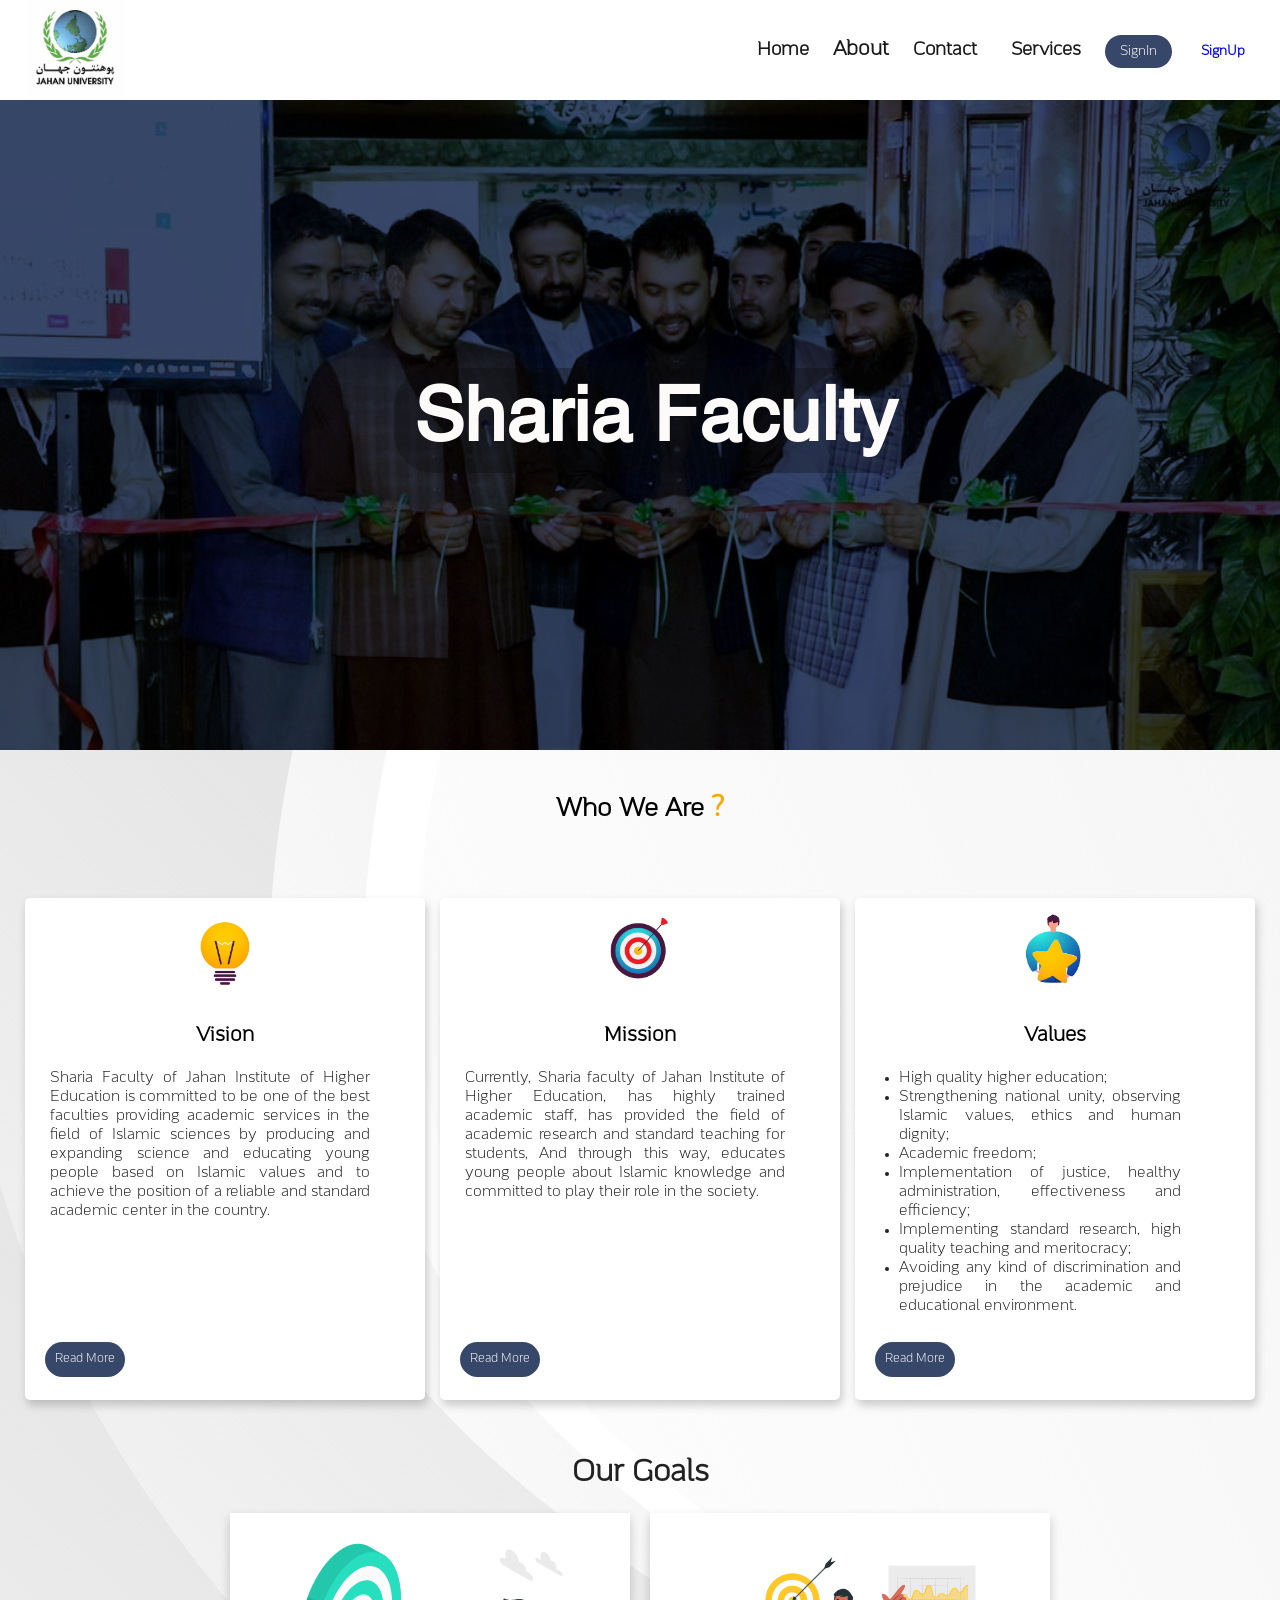
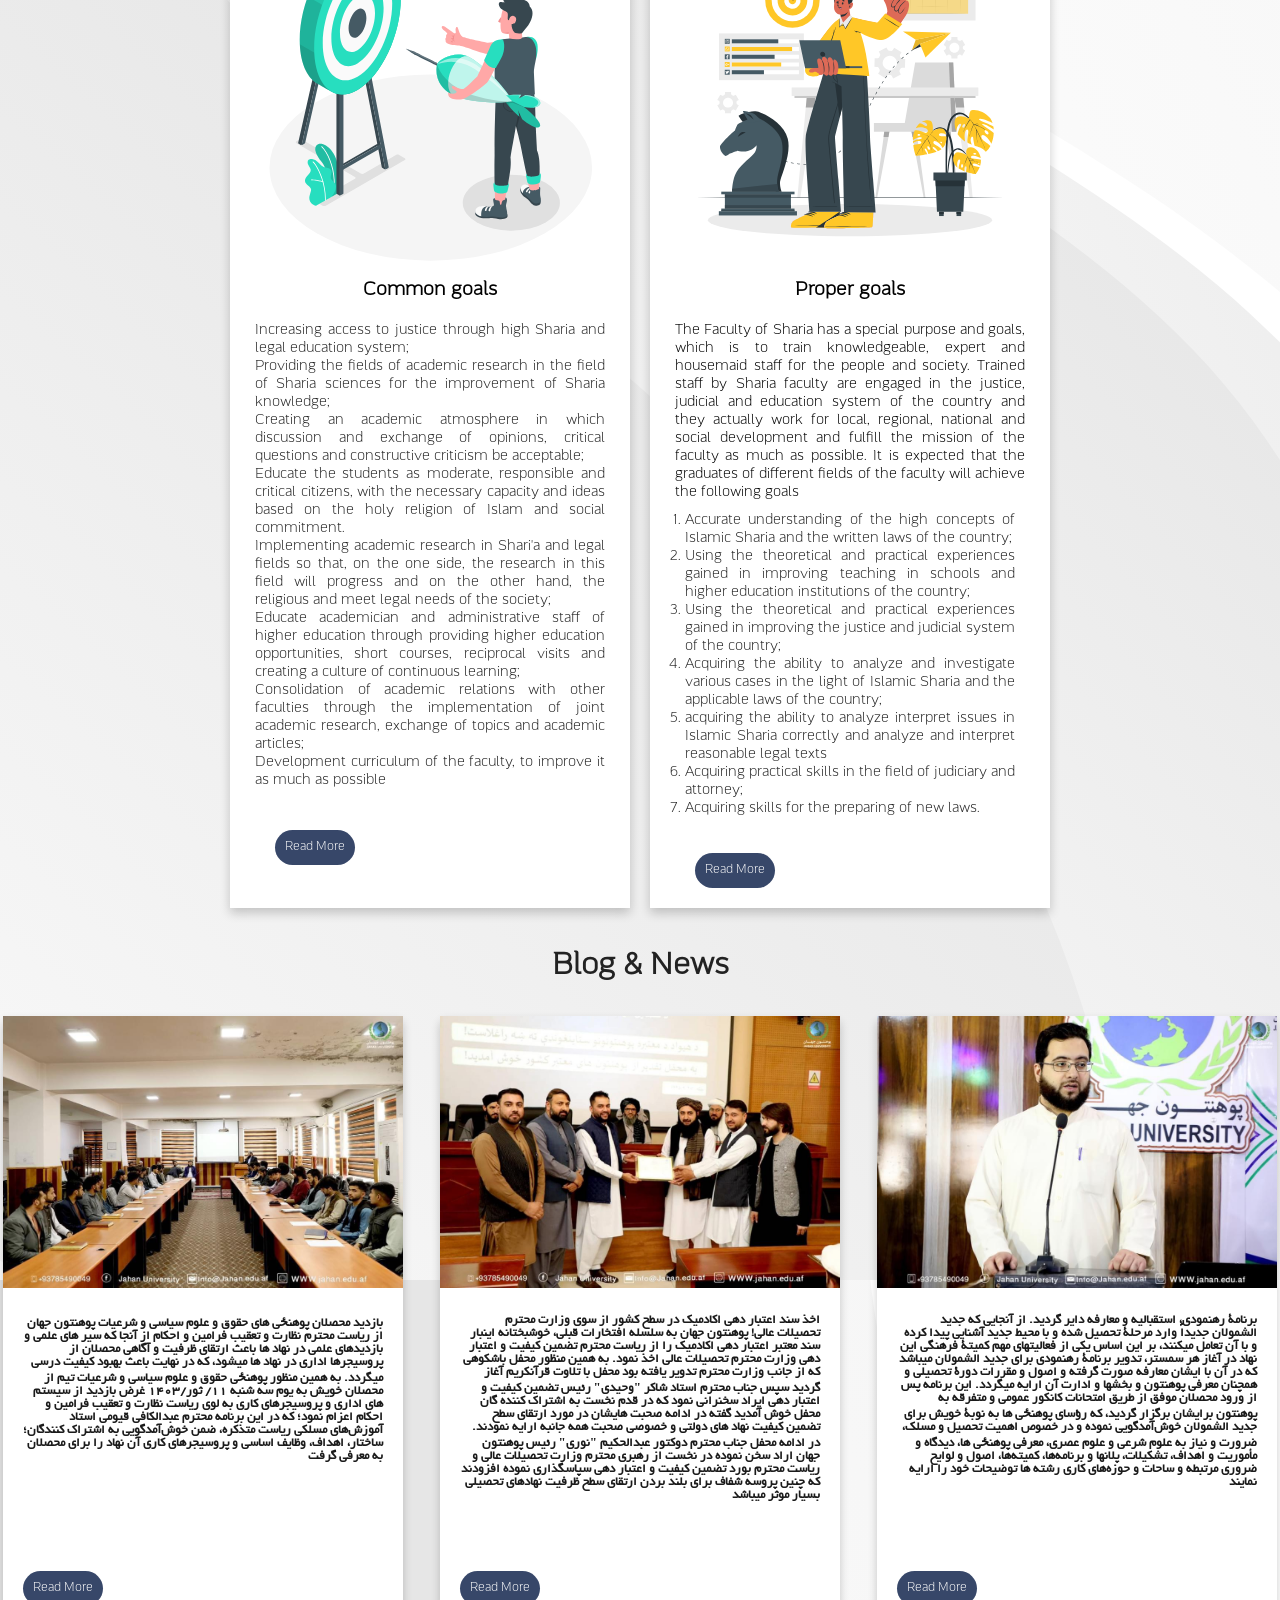
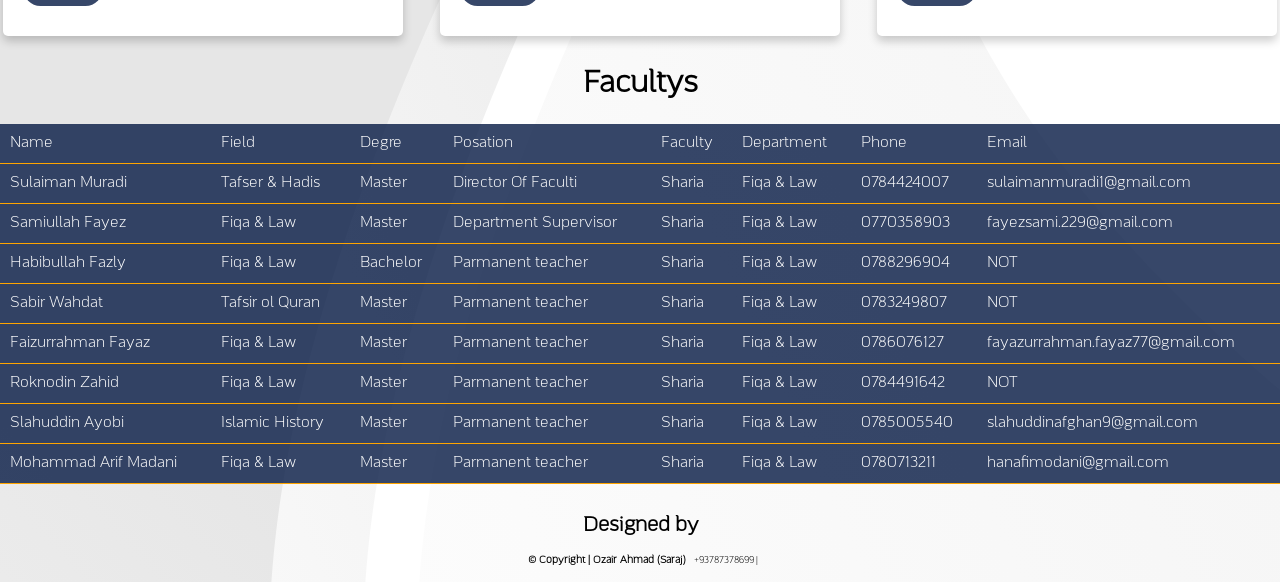
<file: index.html>
<!DOCTYPE html>
<html lang="en" lan="fa">
<head>
    <meta charset="UTF-8">
    <meta http-equiv="X-UA-Compatible" content="IE=edge">
    <meta name="viewport" content="width=device-width, initial-scale=1.0">
    <title>Sharia Faculty</title>
    <link rel="stylesheet" href="css/index.css">
</head>
<body>
    <!--from this part container is start-->
  <div class="container">
    <!-- from this part navbar start-->
    <div class="navbar">
        <img class="logo-img" src="img/OIP.jfif">
        <div class="nav">
                <ul>
                    <li><a href="index.html" id="link-1" class="home-">Home</a></li>
                    <li><a href="about.html" id="link-3" class="about-" style="text-decoration:none ; color: rgb(27, 26, 26);font-weight: bold; font-size: 20px;">About</a></li>
                    <li><a href="Contact.html" id="link-4" class="con-">Contact</a></li>
                    <li><a href="services.html" id="link-1" class="home-">Services</a></li>
                    <li><a href="#" class="signin">SignIn</a></li>
                    <li><a href="#" class="signUp">SignUp</a></li>
                </ul>
        </div>
    </div>
    <!-- tis is the end of navbar // and start of Hero section-->
    <div class="hero-section">
            <h1 class="left-header">Sharia Faculty</h1>
    </div>
    <!-- Main section -->
    <h2 class="main-header">Who We Are <span>?</span></h2>
    <div class="main">
        <div class="box">
            <img class="box-image" src="icon/vision.jpg">
            <h1 class="box-h1">Vision</h1>
            <div class="topic">
            <p>Sharia Faculty of Jahan Institute of Higher Education is committed to be one of the best faculties providing academic services in the field of Islamic sciences by producing and expanding science and educating young people based on Islamic values and to achieve the position of a reliable and standard academic center in the country.</p>
            </div>
            <p class="read-more">Read More</p>
        </div>
        <div class="box">
            <img class="box-image" src="icon/mission.jpg">
            <h1 class="box-h1">Mission</h1>
            <div class="topic">
            <p>Currently, Sharia faculty of Jahan Institute of Higher Education, has highly trained academic staff, has provided the field of academic research and standard teaching for students, And through this way, educates young people about Islamic knowledge and committed to play their role in the society.</p>
            </div>
            <p class="read-more">Read More</p>
        </div>
        <div class="box">
            <img class="box-image" src="icon/Valeu.jpg">
            <h1 class="box-h1">Values</h1>
            <div id="vission" class="topic">
            <ul>
                <li>High quality higher education;</li>
                <li>Strengthening national unity, observing Islamic values, ethics and human dignity;</li>
                <li>Academic freedom;</li>
                <li>Implementation of justice, healthy administration, effectiveness and efficiency;</li>
                <li>Implementing standard research, high quality teaching and meritocracy;</li>
                <li>Avoiding any kind of discrimination and prejudice in the academic and educational environment.</li>
            </ul>
            </div>
            <p class="read-more">Read More</p>
        </div>
    </div>
    <!-- End of main // Start of faculti section-->
    <div class="goal-section">
        <h2>Our Goals</h2>
      <div class="goal-content">
        <div class="goal-box">
            <img src="icon/common.svg" alt="sky">
            <h3>Common goals</h3>
            <ol class="common-content">
                <li class="common-list">Increasing access to justice through high Sharia and legal education system;</li>
                <li class="common-list">Providing the fields of academic research in the field of Sharia sciences for the improvement of Sharia knowledge;</li>
                <li class="common-list">Creating an academic atmosphere in which discussion and exchange of opinions, critical questions and constructive criticism be acceptable;</li>
                <li class="common-list">Educate the students as moderate, responsible and critical citizens, with the necessary capacity and ideas based on the holy religion of Islam and social commitment.</li>
                <li class="common-list">Implementing academic research in Shari'a and legal fields so that, on the one side, the research in this field will progress and on the other hand, the religious and meet legal needs of the society;</li>
                <li class="common-list">Educate academician  and administrative staff of higher education through providing higher education opportunities, short courses, reciprocal visits and creating a culture of continuous learning;</li>
                <li class="common-list">Consolidation of academic relations with other faculties through the implementation of joint academic research, exchange of topics and academic articles; </li>
                <li class="common-list">Development curriculum of the faculty, to improve it as much as possible</li>
            </ol>
            <p class="common-read">Read More</p>
        </div>
        <div class="goal-box">
            <img src="icon/proper.svg" alt="sky">
            <h3>Proper goals</h3>
            <p class="peoper-desc">The Faculty of Sharia has a special purpose and goals, which is to train knowledgeable, expert and housemaid staff for the people and society.
                Trained staff by Sharia faculty are engaged in the justice, judicial and education system of the country and they actually work for local, regional, national and social development and fulfill the mission of the faculty as much as possible.
                It is expected that the graduates of different fields of the faculty will achieve the following goals
                </p>
                <ol class="proper-content">
                    <li class="proper-list">Accurate understanding of the high concepts of Islamic Sharia and the written laws of the country;</li>
                    <li class="proper-list">Using the theoretical and practical experiences gained in improving teaching in schools and higher education institutions of the country;</li>
                    <li class="proper-list">Using the theoretical and practical experiences gained in improving the justice and judicial system of the country;</li>
                    <li class="proper-list" >Acquiring the ability to analyze and investigate various cases in the light of Islamic Sharia and the applicable laws of the country;</li>
                    <li class="proper-list">acquiring the ability to analyze interpret issues in Islamic Sharia correctly and analyze and interpret reasonable legal texts</li>
                    <li class="proper-list">Acquiring practical skills in the field of judiciary and attorney;</li>
                    <li class="proper-list">Acquiring skills for the preparing of new laws.</li>
                </ol>
                <p class="proper-read">Read More</p>
        </div>
      </div>
    </div>
    <!-- End of faculti section // Start of the Side section / News & Blogs-->
    <div class="side">
        <div class="side-title">
            <h1 class="side-h1">Blog & News</h1>
        </div>
     <div class="main-side">
        <div class="side-box">
            <img class="side-img" src="img/See.jpg">
            <div class="topic-2">
            <p>بازدید محصلان پوهنځی های حقوق و علوم سیاسی و شرعیات پوهنتون جهان از ریاست محترم نظارت و تعقیب فرامین و احکام
                از آنجا که سیر های علمی و بازدیدهای علمی در نهاد ها باعث ارتقای ظرفیت و آگاهی محصلان از پروسیجرها اداری در نهاد ها میشود، که در نهایت باعث بهبود کیفیت درسی میگردد. به همین منظور پوهنځی حقوق و علوم سیاسی و شرعیات تیم از محصلان خویش به یوم سه شنبه ۱۱/ ثور/۱۴۰۳ غرض بازدید از سیستم های اداری و پروسیجرهای کاری به لوی ریاست نظارت و تعقیب فرامین و احکام اعزام نمود؛ که در این برنامه محترم عبدالکافی قیومی استاد آموزش‌های مسلکی ریاست متذکره، ضمن خوش‌آمدگویی به اشتراک کنندگان؛ ساختار، اهداف، وظایف اساسی و پروسیجرهای کاری آن نهاد را برای محصلان به معرفی گرفت
                </p></div>
            <p class="side-a">Read More</p>
        </div>
        <div class="side-box">
            <img class="side-img" src="img/Aghz.jpg">
            <div class="topic-2">
            <p>اخذ سند اعتبار دهی اکادمیک در سطح کشور از سوی وزارت محترم تحصیلات عالی!
                پوهنتون جهان به سلسله افتخارات قبلی، خوشبختانه اینبار سند معتبر اعتبار دهی اکادمیک را از ریاست محترم تضمین کیفیت و اعتبار دهی وزارت محترم تحصیلات عالی اخذ نمود.
                به همین منظور محفل باشکوهی که از جانب وزارت محترم تدویر یافته بود محفل با تلاوت قرآنکریم آغاز گردید سپس جناب محترم استاد شاکر "وحیدی" رئیس تضمین کیفیت و اعتبار دهی ایراد سخنرانی نمود که در قدم نخست به اشتراک کننده گان محفل خوش آمدید گفته در ادامه صحبت هایشان در مورد ارتقای سطح تضمین کیفیت نهاد های دولتی و خصوصی صحبت همه جانبه ارایه نمودند.
                در ادامه محفل جناب محترم دوکتور عبدالحکیم "نوری" رئیس پوهنتون جهان اراد سخن  نموده در نخست از رهبری محترم وزارت تحصیلات عالی و ریاست محترم بورد تضمین کیفیت و اعتبار دهی سپاسگذاری نموده افزودند که چنین پروسه شفاف برای بلند بردن ارتقای سطح ظرفیت نهادهای تحصیلی بسیار موثر میباشد
                </p></div>
            <p class="side-a">Read More</p>
        </div>
        <div class="side-box">
            <img class="side-img" src="img/Help.jpg">
            <div class="topic-2">
            <p>برنامۀ رهنمودی، استقبالیه و معارفه دایر گردید.
                از آنجایی که جدید الشمولان جدیداً وارد مرحلۀ تحصیل شده و با محیط جدید آشنایی پیدا کرده و با آن تعامل میکنند، بر این اساس یکی از فعالیتهای مهم کمیتۀ فرهنگی این نهاد در آغاز هر سمستر، تدویر برنامۀ رهنمودی برای جدید الشمولان میباشد که در آن با ایشان معارفه صورت گرفته و اصول و مقررات دورۀ تحصیلی و همچنان معرفی پوهنتون و بخشها و ادارت آن ارایه میگردد. 
                این برنامه پس از ورود محصلان موفق از طریق امتحانات کانکور عمومی و متفرقه به پوهنتون برایشان برگزار گردید، که رؤسای پوهنځی ها به نوبۀ خویش برای جدید الشمولان خوش‌آمدگویی نموده و در خصوص اهمیت تحصیل و مسلک، ضرورت و نیاز به علوم شرعی و علوم عصری، معرفی پوهنځی ها، دیدگاه و مأموریت و اهداف، تشکیلات، پلانها و برنامه‌ها، کمیته‌ها، اصول و لوایح ضروری مرتبطه و ساحات و حوزه‌های کاری رشته ها توضیحات خود را ارایه نمایند
                </p></div>
            <p class="side-a">Read More</p>
        </div>
      </div>
    <!-- this is the end of main part // and start of footer-->
    <div class="faculty">
        <h2 class="faculty-header">Facultys</h2>
        <div class="faculty-main">
            <table class="faculty-table">
                <tr class="table-row-1">
                    <td>Name</td>
                    <td>Field</td>
                    <td>Degre</td>
                    <td>Posation</td>
                    <td>Faculty</td>
                    <td>Department</td>
                    <td>Phone</td>
                    <td>Email</td>
                </tr>
                <tr class="table-row-1">
                    <td>Sulaiman Muradi</td>
                    <td>Tafser & Hadis</td>
                    <td>Master</td>
                    <td>Director Of Faculti</td>
                    <td>Sharia</td>
                    <td>Fiqa & Law</td>
                    <td>0784424007</td>
                    <td>sulaimanmuradi1@gmail.com</td>
                </tr>
                <tr class="table-row-1">
                    <td>Samiullah Fayez</td>
                    <td>Fiqa & Law</td>
                    <td>Master</td>
                    <td>Department Supervisor</td>
                    <td>Sharia</td>
                    <td>Fiqa & Law</td>
                    <td>0770358903</td>
                    <td>fayezsami.229@gmail.com</td>
                </tr>
                <tr class="table-row-1">
                    <td>Habibullah Fazly</td>
                    <td>Fiqa & Law</td>
                    <td>Bachelor</td>
                    <td>Parmanent teacher</td>
                    <td>Sharia</td>
                    <td>Fiqa & Law</td>
                    <td>0788296904</td>
                    <td>NOT</td>
                </tr>
                <tr class="table-row-1">
                    <td>Sabir Wahdat</td>
                    <td>Tafsir ol Quran</td>
                    <td>Master</td>
                    <td>Parmanent teacher</td>
                    <td>Sharia</td>
                    <td>Fiqa & Law</td>
                    <td>0783249807</td>
                    <td>NOT</td>
                </tr>
                <tr class="table-row-1">
                    <td>Faizurrahman Fayaz</td>
                    <td>Fiqa & Law</td>
                    <td>Master</td>
                    <td>Parmanent teacher</td>
                    <td>Sharia</td>
                    <td>Fiqa & Law</td>
                    <td>0786076127</td>
                    <td>fayazurrahman.fayaz77@gmail.com</td>
                </tr>
                <tr class="table-row-1">
                    <td>Roknodin Zahid</td>
                    <td>Fiqa & Law</td>
                    <td>Master</td>
                    <td>Parmanent teacher</td>
                    <td>Sharia</td>
                    <td>Fiqa & Law</td>
                    <td>0784491642</td>
                    <td>NOT</td>
                </tr>
                <tr class="table-row-1">
                    <td>Slahuddin Ayobi</td>
                    <td>Islamic History</td>
                    <td>Master</td>
                    <td>Parmanent teacher</td>
                    <td>Sharia</td>
                    <td>Fiqa & Law</td>
                    <td>0785005540</td>
                    <td>slahuddinafghan9@gmail.com</td>
                </tr>
                <tr class="table-row-1">
                    <td>Mohammad Arif Madani</td>
                    <td>Fiqa & Law</td>
                    <td>Master</td>
                    <td>Parmanent teacher</td>
                    <td>Sharia</td>
                    <td>Fiqa & Law</td>
                    <td>0780713211</td>
                    <td>hanafimodani@gmail.com</td>
                </tr>
            </table>
            </div>
        </div>
    </div>
    <!--this is the  end of goals-->
    <div footer>
        <div class="maid-by">
            <h1 class="maid">Designed by</h1>
            <h2 class="name"><span>&copy; Copyright |</span> Ozair Ahmad (Saraj)</h2>
            <p>+93787378699 |</p>
          </div>
        </div>
    </div>
  </div>
  <!-- this is the end of container-->
</body>
</html>
</file>
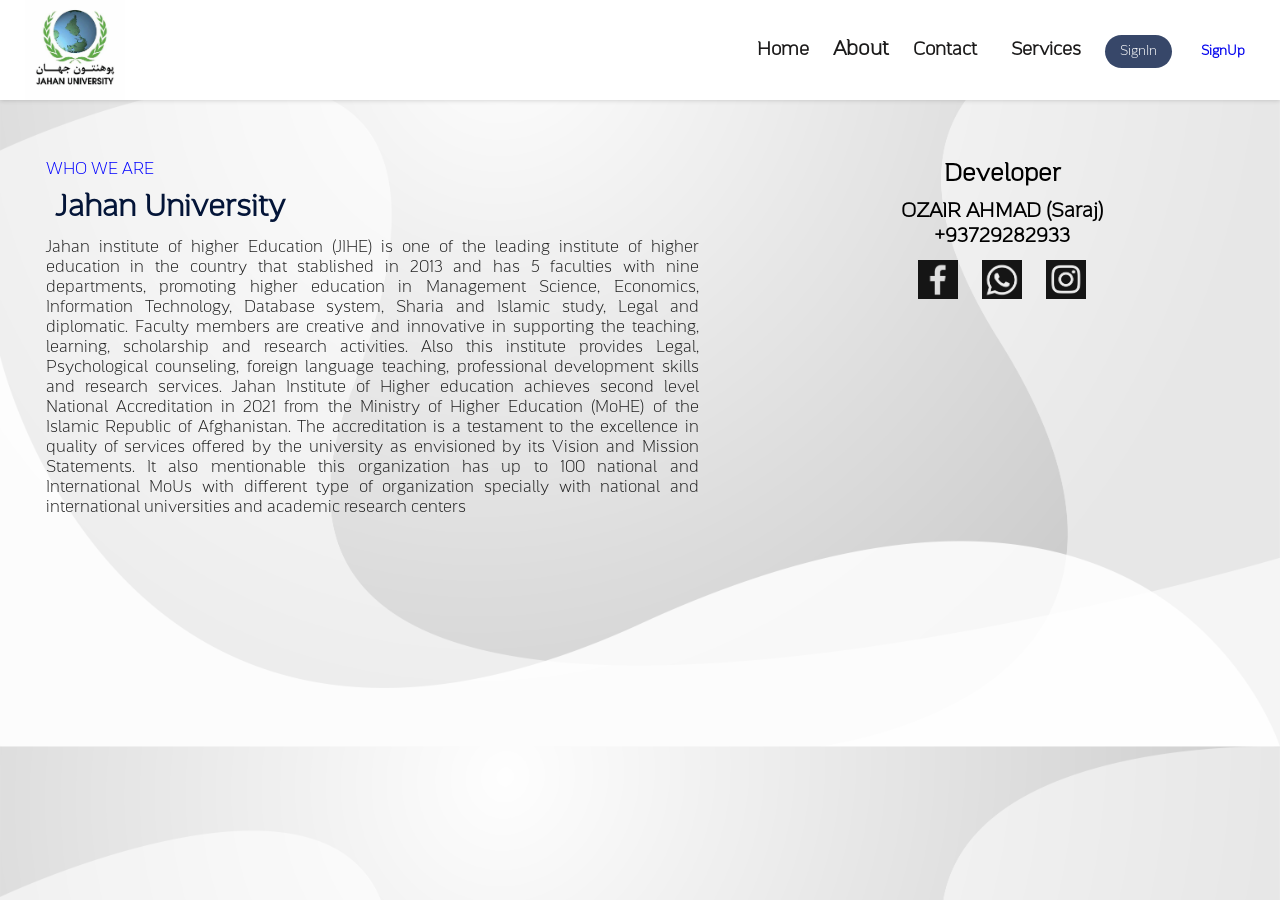
<file: about.html>
<!DOCTYPE html>
<html lang="en">
<head>
    <meta charset="UTF-8">
    <meta http-equiv="X-UA-Compatible" content="IE=edge">
    <meta name="viewport" content="width=device-width, initial-scale=1.0">
    <title>about</title>
    <link rel="stylesheet" href="css/about.css">
</head>
<body>
    <div class="navbar">
        <img class="logo-img" src="img/OIP.jfif">
        <div class="nav">
                <ul>
                    <li><a href="index.html" id="link-1" class="home-">Home</a></li>
                    <li><a href="about.html" id="link-3" class="about-" style="text-decoration:none ; color: rgb(27, 26, 26);font-weight: bold; font-size: 20px;">About</a></li>
                    <li><a href="Contact.html" id="link-4" class="con-">Contact</a></li>
                    <li><a href="services.html" id="link-1" class="home-">Services</a></li>
                    <li><a href="#" class="signin">SignIn</a></li>
                    <li><a href="#" class="signUp">SignUp</a></li>
                </ul>
        </div>
    </div>
    <!---- Main part ---->
    <div class="container">
        <div class="about-colleg">
            <span>WHO WE ARE</span>
            <h2>Jahan University</h2>
            <p class="about-co">Jahan institute of higher Education (JIHE) is one of the leading institute of higher education in the country that stablished in 2013 and has 5 faculties with nine departments, promoting higher education in Management Science, Economics, Information Technology, Database system, Sharia and Islamic study, Legal and diplomatic. Faculty members are creative and innovative in supporting the teaching, learning, scholarship and research activities. Also this institute provides Legal, Psychological counseling, foreign language teaching, professional development skills and research services. Jahan Institute of Higher education achieves second level National Accreditation in 2021 from the Ministry of Higher Education (MoHE) of the Islamic Republic of Afghanistan. The accreditation is a testament to the excellence in quality of services offered by the university as envisioned by its Vision and Mission Statements. It also mentionable this organization has up to 100 national and International MoUs with different type of organization specially with national and international universities and academic research centers</p>
        </div>
        <!-- About Devloper -->
        <div class="about-developer">
            <div class="developer-header"><h2>Developer</h2></div>
            <h3>OZAIR AHMAD (Saraj)<br> +93729282933</h3>
            <div class="socil">
                <a href="#"><img src="icon/Facebook-icon.png" class="icon-"></a>
                <a href="#"><img src="icon/whatsapp-icon.png" class="icon-"></a>
                <a href="#"><img src="icon/inistagram-icon.png" class="icon-"></a>
            </div>
        </div>
    </div>
</body>
</html>
</file>
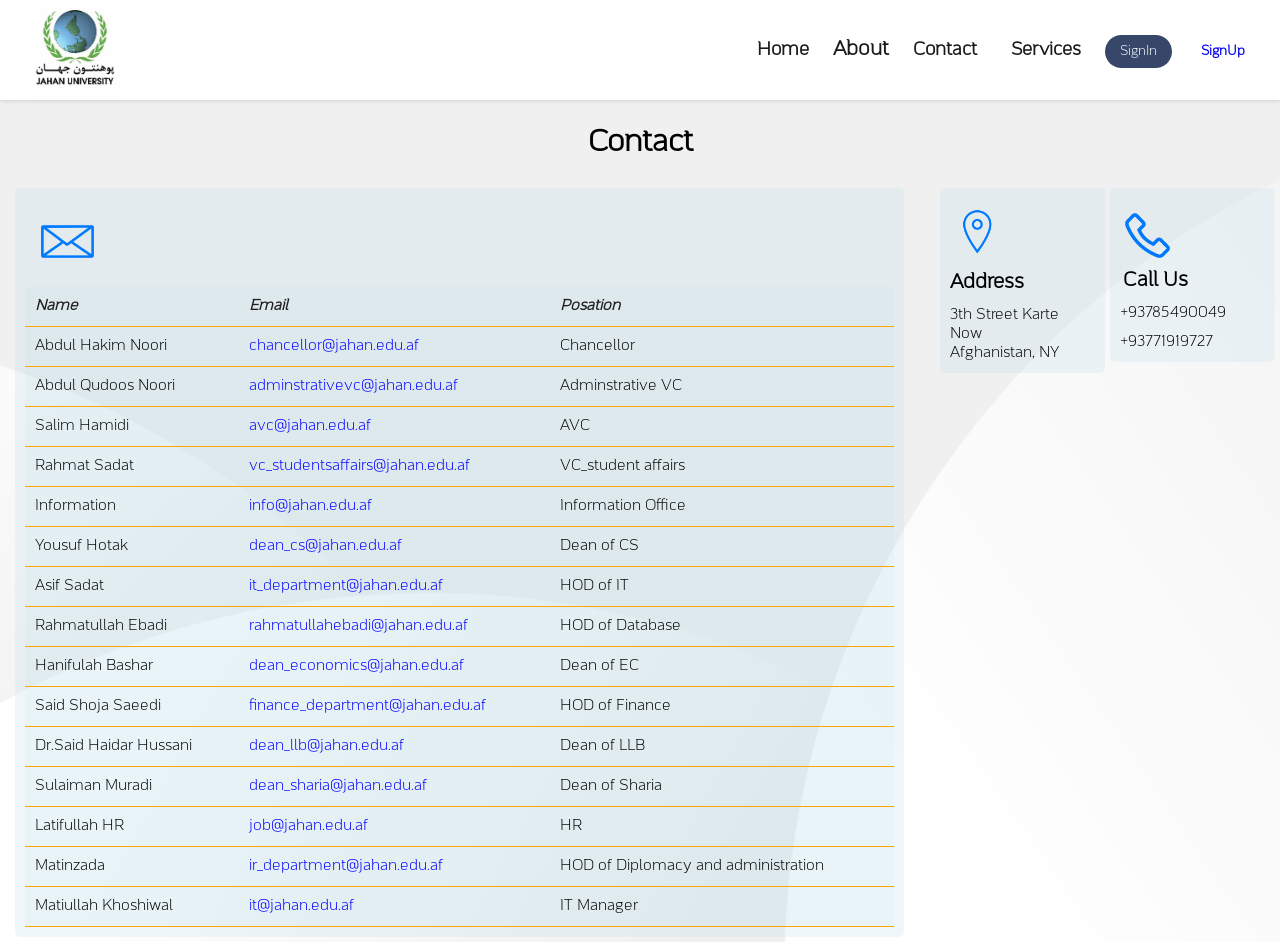
<file: Contact.html>
<!DOCTYPE html>
<html lang="en">
<head>
    <meta charset="UTF-8">
    <meta http-equiv="X-UA-Compatible" content="IE=edge">
    <meta name="viewport" content="width=device-width, initial-scale=1.0">
    <title>contact</title>
    <link rel="stylesheet" href="css/contact.css">
</head>
<body>
    <!-- Navbar -->
    <div class="navbar">
        <img class="logo-img" src="img/OIP.jfif">
        <div class="nav">
                <ul>
                    <li><a href="index.html" id="link-1" class="home-">Home</a></li>
                    <li><a href="about.html" id="link-3" class="about-" style="text-decoration:none ; color: rgb(27, 26, 26);font-weight: bold; font-size: 20px;">About</a></li>
                    <li><a href="Contact.html" id="link-4" class="con-">Contact</a></li>
                    <li><a href="services.html" id="link-1" class="home-">Services</a></li>
                    <li><a href="#" class="signin">SignIn</a></li>
                    <li><a href="#" class="signUp">SignUp</a></li>
                </ul>
        </div>
    </div>
    <!-- Main part -->
    <h1>Contact</h1>
    <div class="container">
        <div class="table-content">
            <img src="icon/Email.png" class="table-img" alt="sky">
            <table>
                <tr>
                    <td><i>Name</i></td>
                    <td><i>Email</i></td>
                    <td><i>Posation</i></td>
                </tr>
                <tr>
                    <td>Abdul Hakim Noori</td>
                    <td><span>chancellor@jahan.edu.af</span></td>
                    <td>Chancellor</td>
                </tr>
                <tr>
                    <td>Abdul Qudoos Noori</td>
                    <td><span>adminstrativevc@jahan.edu.af</span></td>
                    <td>Adminstrative VC</td>
                </tr>
                <tr>
                    <td>Salim Hamidi</td>
                    <td><span>avc@jahan.edu.af</span></td>
                    <td>AVC</td>
                </tr>
                <tr>
                    <td>Rahmat Sadat</td>
                    <td><span>vc_studentsaffairs@jahan.edu.af</span></td>
                    <td>VC_student affairs</td>
                </tr>
                <tr>
                    <td>Information</td>
                    <td><span>info@jahan.edu.af</span></td>
                    <td>Information Office</td>
                </tr>
                <tr>
                    <td>Yousuf Hotak</td>
                    <td><span>dean_cs@jahan.edu.af</span></td>
                    <td>Dean of CS</td>
                </tr>
                <tr>
                    <td>Asif Sadat</td>
                    <td><span>it_department@jahan.edu.af</span></td>
                    <td>HOD of IT</td>
                </tr>
                <tr>
                    <td>Rahmatullah Ebadi</td>
                    <td><span>rahmatullahebadi@jahan.edu.af</span></td>
                    <td>HOD of Database</td>
                </tr>
                <tr>
                    <td>Hanifulah Bashar</td>
                    <td><span>dean_economics@jahan.edu.af</span></td>
                    <td>Dean of EC</td>
                </tr>
                <tr>
                    <td>Said Shoja Saeedi</td>
                    <td><span>finance_department@jahan.edu.af</span></td>
                    <td>HOD of Finance</td>
                </tr>
                <tr>
                    <td>Dr.Said Haidar Hussani</td>
                    <td><span>dean_llb@jahan.edu.af</span></td>
                    <td>Dean of LLB</td>
                </tr>
                <tr>
                    <td>Sulaiman Muradi</td>
                    <td><span>dean_sharia@jahan.edu.af</span></td>
                    <td>Dean of Sharia</td>
                </tr>
                <tr>
                    <td>Latifullah HR</td>
                    <td><span>job@jahan.edu.af</span></td>
                    <td>HR</td>
                </tr>
                <tr>
                    <td>Matinzada</td>
                    <td><Span>ir_department@jahan.edu.af</Span></td>
                    <td>HOD of Diplomacy and administration</td>
                </tr>
                <tr>
                    <td>Matiullah Khoshiwal</td>
                    <td><span>it@jahan.edu.af</span></td>
                    <td>IT Manager</td>
                </tr>
            </table>
        </div>
        <div class="address">
            <img src="icon/Call.png" class="add-i">
            <h3>Call Us</h3>
            <p>+93785490049</p>
            <p>+93771919727</p>
        </div>
        <div class="call">
            <img src="icon/Location.png" class="call-i">
            <h3>Address</h3>
            <p>3th Street Karte<br>Now<br>Afghanistan, NY</p>
        </div>
    </div>
</body>
</html>
</file>
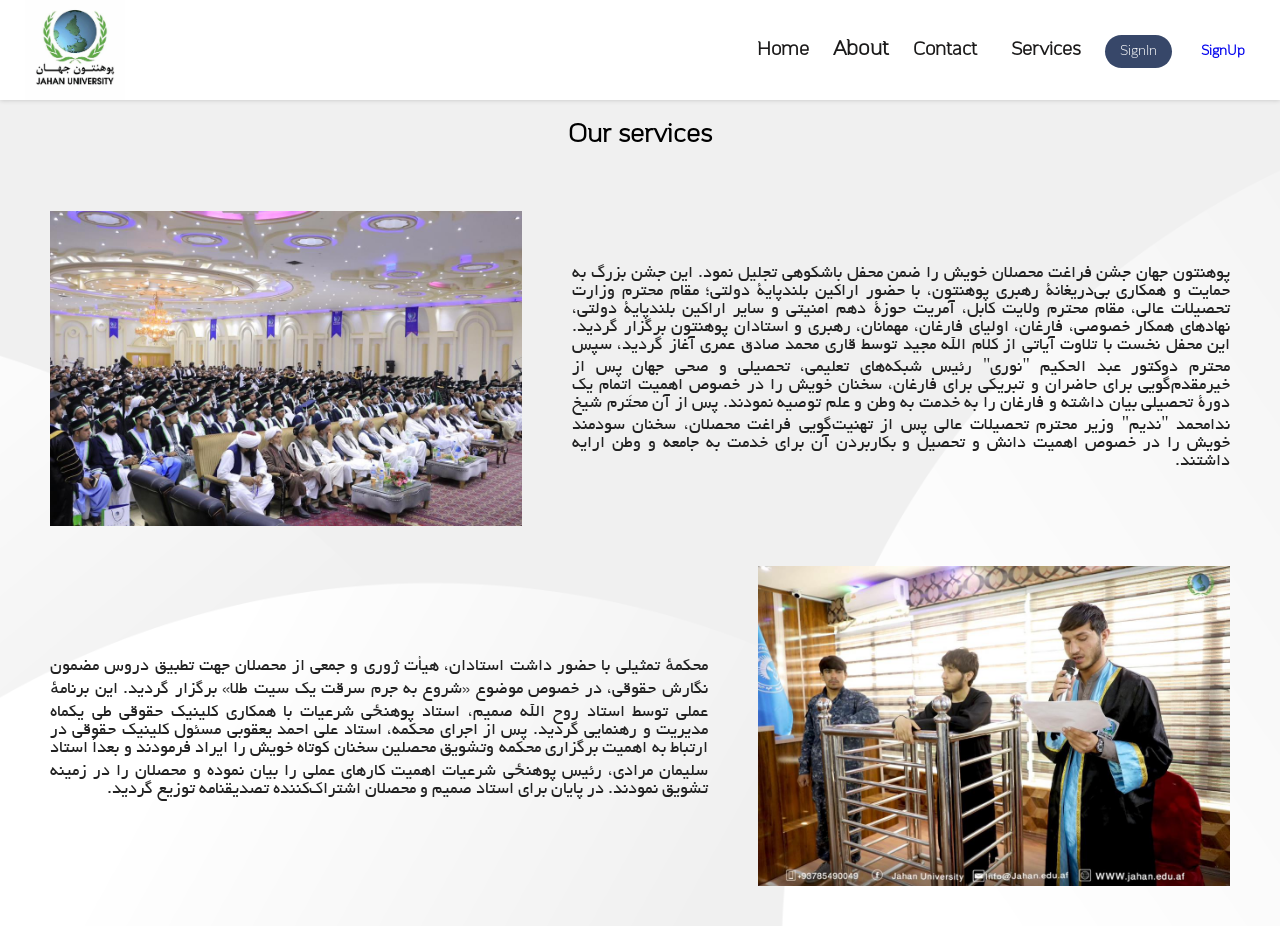
<file: services.html>
<!DOCTYPE html>
<html lang="en">
<head>
    <meta charset="UTF-8">
    <meta name="viewport" content="width=device-width, initial-scale=1.0">
    <title>services</title>
    <link rel="stylesheet" href="css/services.css">
</head>
<body>
        <!-- from this part navbar start-->
        <div class="navbar">
            <img class="logo-img" src="img/OIP.jfif">
            <div class="nav">
                    <ul>
                        <li><a href="index.html" id="link-1" class="home-">Home</a></li>
                        <li><a href="about.html" id="link-3" class="about-" style="text-decoration:none ; color: rgb(27, 26, 26);font-weight: bold; font-size: 20px;">About</a></li>
                        <li><a href="Contact.html" id="link-4" class="con-">Contact</a></li>
                        <li><a href="services.html" id="link-1" class="home-">Services</a></li>
                        <li><a href="#" class="signin">SignIn</a></li>
                        <li><a href="#" class="signUp">SignUp</a></li>
                    </ul>
            </div>
        </div>
        <!-- main section-->
        <h1>Our services</h1>
        <div class="container">
            <div class="up-">
                    <img src="img/up.jpg" class="up-img">
                    <div class="up-de">
                    <p id="up-desc">پوهنتون جهان جشن فراغت محصلان خویش را ضمن محفل باشکوهی تجلیل نمود.

                        این جشن بزرگ به حمایت و همکاری بی‌دریغانۀ رهبری پوهنتون، با حضور اراکین بلندپایۀ دولتی؛ مقام محترم وزارت تحصیلات عالی، مقام محترم ولایت کابل، آمریت حوزۀ دهم امنیتی و سایر اراکین بلندپایۀ دولتی، نهادهای همکار خصوصی، فارغان، اولیای فارغان، مهمانان، رهبری و استادان پوهنتون برگزار گردید.
                        این محفل نخست با تلاوت آیاتی از کلام الله مجید توسط قاری محمد صادق عمری آغاز گردید، سپس محترم دوکتور عبد الحکیم "نوری" رئیس شبکه‌های تعلیمی، تحصیلی و صحی جهان پس از خیرمقدم‌گویی برای حاضران و تبریکی برای فارغان، سخنان خویش را در خصوص اهمیت اِتمام یک دورۀ تحصیلی بیان داشته و فارغان را به خدمت به وطن و علم توصیه نمودند. پس از آن محترم شیخ ندامحمد "ندیم" وزیر محترم تحصیلات عالی پس از تهنیت‌گویی فراغت محصلان، سخنان سودمند خویش را در خصوص اهمیت دانش و تحصیل و بکاربردن آن برای خدمت به جامعه و وطن ارایه داشتند.
                        </p>
                    </div>
            </div>
            <div class="dow-">
                <div class="dow-de">
                    <p id="dow-desc">محکمهٔ تمثیلی با حضور داشت استادان، هیأت ژوری و جمعی از محصلان جهت تطبیق دروس مضمون نگارش حقوقی، در خصوص موضوع «شروع به جرم سرقت یک سیت طلا» برگزار گردید.
                        این برنامهٔ عملی توسط استاد روح الله صمیم، استاد پوهنځی شرعیات با همکاری کلینیک حقوقی طی یکماه مدیریت و رهنمایی گردید.
                       پس از اجرای محکمه، استاد علی احمد یعقوبی مسئول کلینیک حقوقی  در ارتباط به اهمیت برگزاری محکمه وتشویق محصلین سخنان کوتاه خویش را ایراد فرمودند و بعداً  استاد سلیمان مرادی، رئیس پوهنځی شرعیات اهمیت کارهای عملی را بیان نموده و محصلان را در زمینه تشویق نمودند. 
                       در پایان برای استاد صمیم و محصلان اشتراک‌کننده تصدیقنامه توزیع گردید.
                    </p>
                </div>
                    <img src="img/dow.jpg" class="dow-img">
            </div>
        </div>
</body>
</html>
</file>
<file: css/index.css>
@font-face{
    font-family: IranSans;
    src: url(../fonts/B\ Yekan.ttf);
}
@font-face{
    font-family: body-f;
    src: url(../fonts/digitype-studio-mainlux-light.otf);
}
@font-face{
    font-family: fonts-;
    src: url(../fonts/Helvetica.ttf);
}
*{
    margin: 0;
    padding: 0;
    box-sizing: border-box;
    font-family: body-f;
}
body{
    background-image: url(../img/background.svg);
}
.container{
    box-sizing: border-box;

}
/* start of navbar */
.navbar{
    display: flex;
    width: 100%;
    background-color: rgb(255, 255, 255); padding-left: 15px; padding-right: 15px; font-family: body-f;
    box-shadow: 0 0 5px rgba(0, 0, 0, 0.2);
}
.logo{
    width: 10%;
    text-align: center;
}
.logo-img{
    width: 100px;
    display: inline-block;
    margin-left: 10px;
    transition: all 1s;
}
.logo-img:hover{
    transform: translateX(15px);
}
.nav{
    margin-left: auto;
    display: flex;
    justify-content: space-around;
    align-items: center;
}
.head{
    width: 50%;
    padding-left: 3%;
    flex-grow: 1;
}

.nav ul li{
    list-style-type: none; display: inline-block; margin: 5px;
}
.nav ul li:hover{
    transform: scale(1.05);
}
#link-1:hover{
    border-bottom: 3px solid orange;
}
#link-3:hover{
    border-bottom: 3px solid orange;
}
#link-4:hover{
    border-bottom: 3px solid orange;
}
.nav ul li .home-, .about, .con-{
    font-size: 18px; color: rgb(27, 26, 26); margin: 10px; font-weight: bold; text-decoration: none;
}
li .signin{
    font-size: 13px;
    background: rgba(6, 26, 68, 0.801);
    border-radius: 20px;
    color: white;
    padding: 10px 15px;
    text-decoration: none;
    font-weight: lighter;
}
li .signin:hover{
    background: orange;
    color: white;
    border-radius: 20px;
}
li .signUp{
    font-size: 13px;
    padding: 10px 15px;
    text-decoration: none;
    font-weight: bold;
}
li .signUp:hover{
    background: orange;
    color: white;
    border-radius: 20px;
}
/* End of navbar // start of Hero section ---*/
.hero-section{
    display: flex;
    justify-content: center;
    align-items: center;
    padding-left: 30px;
    width: 100%;
    height: 650px;
    background-image: url(../img/5.jpg);
    background-size: cover;
    background-color: rgba(6, 26, 68, 0.801);
    background-blend-mode: multiply;
}
.left-header{
    font-size: 75px;
    font-family: fonts-;
    color: rgb(252, 251, 250);
    margin-bottom: 10px;
    padding: 15px 20px;
    background-color: rgba(9, 9, 10, 0.295);
    border-radius: 40px;
}
/* End of Hero // And start of Main */
.main-header{
    text-align: center;
    padding: 20px;
    margin: 20px;
    font-size: 25px;
}
.main-header span{
    color: orange;
    font-size: 30px;
}
.main{
    display: flex;
    flex-wrap: wrap;
    justify-content: center;
    grid-gap: 15px;
    padding-top: 20px;
    padding-bottom: 35px;
    margin-top: 30px;
}
.box{
    width: 400px;
    box-shadow: 2px 5px 10px rgba(0, 0, 0, 0.2);
    border-radius: 5px;
    background: #ffffff;
    text-align: center;
}
.box:hover{
    transform: scale(1.03);
}
.topic{
    width: 80%;
    height: 250px;
    margin-left:25px;
    text-align: center;
}
.box ul{
    margin: 19px;
}
.box-image{
    width: 80%px; height: 100px;
}
.box-h1 {
    font-size: 20px;color: black; font-family: body-f; margin: 20px;
}
.topic p{
    font-size: 15px; color: #222; text-align: justify; font-family: body-f;
}
.box li{
    font-size: 15px; color: #222; text-align: justify; font-weight: lighter;
}
.read-more{
    width: 80px;
    margin: 23px auto;
    margin-left: 20px;
    padding: 10px 10px;
    border-radius: 20px;
    background: rgba(6, 26, 68, 0.801);
    color: white;
    font-size: 12px;
}
.read-more:hover{
    background: orange;
}
/* End of main // And start of faculti section */
.goal-section h2{
    text-align: center; font-size: 30px; font-weight: bold; color: #222;
    padding: 20px;
}
.goal-content{
    display: flex;
    flex-wrap: wrap;
    justify-content: center;
    gap: 20px;
}
.goal-box{
    width: 400px;
    box-sizing: border-box;
    background: #ffffff;
    text-align: center;
    box-shadow: 0 5px 10px rgba(0, 0, 0, 0.2);
    
}
.goal-box:hover{
    transform: scale(1.02);
}
.goal-box{
    padding: 10px 25px;
}
.common-content{
    list-style-type: none;
    margin-bottom: 40px;
    margin-top: 20px;
}
.common-list{
    text-align: justify;
    font-size: 14px;
    color: #222;
}
.common-read{
    width: 80px;
    margin-left: 20px;
    margin-bottom: 10px;
    padding: 10px 10px;
    border-radius: 25px;
    background: rgba(6, 26, 68, 0.801);
    color: white;
    font-size: 12px;
}
.common-read:hover{
    background: orange;
}
.peoper-desc{
    font-size: 14px;
    text-align: justify;
    padding-top: 20px;
}
.proper-content{
    padding: 10px;
    margin-bottom: 25px;
}
.proper-list{
    text-align: justify;
    font-size: 14px;
    color: #222;
}
.proper-read{
    width: 80px;
    margin-left: 20px;
    margin-bottom: 10px;
    padding: 10px 10px;
    border-radius: 25px;
    background: rgba(6, 26, 68, 0.801);
    color: white;
    font-size: 12px;
}
.proper-read:hover{
    background: orange;
}

/* End of faculti section // And start of side */
.side{
    width: 100%;
    padding-top: 20px;
}
.side-h1{
    font-size: 30px; color: #222; font-weight: bold; text-align: center; margin: 20px;
}
.main-side{
    display: grid;
    gap: 2rem;
    grid-template-columns: repeat(auto-fit, minmax(min(22rem, 100%), 1fr));
    padding-top: 10px;
    padding-bottom: 10px;
    text-align: center;
}
.side-box{
    width: 400px;
    padding-bottom: 20px;
    box-shadow: 0 5px 10px rgba(0, 0, 0, 0.2);
    border-radius: 5px;
    background: #ffffff;
    margin: auto;
}
.side-box:hover{
    transform: scale(1.02);
}
.side-img{
    width: 100%;
}
.topic-2{
    width: 80%px;
    height: 250px;
    padding: 10px;
}
.topic-2 p{
    font-size: 13px; color: rgb(27, 27, 27); font-weight: bold; text-align:right; margin: 10px; font-family: IranSans; 
}
.side-a{
    width: 80px;
    margin-left: 20px;
    margin-top: 27px;
    margin-bottom: 10px;
    padding: 10px 10px;
    border-radius: 25px;
    background: rgba(6, 26, 68, 0.801);
    color: white;
    font-size: 12px;
}
.side-a:hover{
    background: orange;
}
/* End of side // And star of goals*/
.faculty-header{
    text-align: center;
    padding: 20px;
    font-size: 30px;
}
.faculty-main{
    background: rgba(6, 26, 68, 0.801);
}
.faculty-table{
    width: 100%;
    border-collapse: collapse;
    border-radius: 2px;
    color: white;
    font-size: 15px;
    font-family: body-f;
    padding: 10px;
}
.faculty-table tr td{
    border-bottom: 1px solid orange;
    padding: 10px;
}
.faculty-table tr:hover{
    background: orange;
}
/* ----- Footer ------ */
.maid-by{
    font-size: 10px;
    text-align: center;
    padding: 10px;
    margin-top: 20px;
}
.name{
    font-weight: bold;display: inline-block; font-size: 10px; padding-top: 10px; margin: 5px;
}
.maid-by p{
    font-size: 9px; display: inline-block;
}
@media screen and (max-width: 500px)
{
    .logo-img{
        width: 15%;
        margin-left: 3px;
    }
    .left-header{
        font-size: 50px;
        margin-bottom: 20px;
    }
    .wellcome{
        padding: 5px;
    }
    .hero-header{
        font-size: 20px;
        padding: 0;
    }
    .hero-desc{
        font-size: 15px;
        padding-bottom: 5px;
    }
    .main-header{
        font-size: 20px;
        padding: 0;
    }
    .main-header span{
        font-size: 17px;
    }
    .goal-section h2{
        font-size: 20px;
        padding: 10px;
    }
    .side-h1{
        font-size: 20px; margin: 10px;
    }
    .faculty-header{
        padding: 10px;
        font-size: 20px;
    }
    .faculty-table{
        font-size: 5px;
        font-family: body-f;
        padding: 5px;
    }
    .maid-by{
        font-size: 5px;
        padding: 5px;
        margin-top: 10px;
    }
    .name{
        font-size: 8px;
    }
    .maid-by p{
        font-size: 9px;
    }
}
</file>
<file: css/about.css>
@font-face{
    font-family: headline;
    src: url(../fonts/digitype-studio-mainlux-light.otf);
}
*{
    margin: 0;
    padding: 0;
    box-sizing: border-box;
    font-family: headline;
}
body{
    background-image: url(../img/b2.jpg);
    background-size: cover;
}
.navbar{
    display: flex;
    width: 100%;
    background-color: rgb(255, 255, 255); padding-left: 15px; padding-right: 15px; font-family: body-f;
    box-shadow: 0 0 5px rgba(0, 0, 0, 0.2);
}
.logo{
    width: 10%;
    text-align: center;
}
.logo-img{
    width: 100px;
    display: inline-block;
    margin-left: 10px;
    transition: all 1s;
}
.logo-img:hover{
    transform: translateX(15px);
}
.nav{
    margin-left: auto;
    display: flex;
    justify-content: space-around;
    align-items: center;
}
.head{
    width: 50%;
    padding-left: 3%;
    flex-grow: 1;
}
.nav h1{
    font-size: 30px; color: #222;
}
.nav ul li{
    list-style-type: none; display: inline-block; margin: 5px;
}
.nav ul li:hover{
    transform: scale(1.05);
}
#link-1:hover{
    border-bottom: 3px solid orange;
}
#link-3:hover{
    border-bottom: 3px solid orange;
}
#link-4:hover{
    border-bottom: 3px solid orange;
}
.nav ul li .home-, .about, .con-{
    font-size: 18px; color: rgb(27, 26, 26); margin: 10px; font-weight: bold; text-decoration: none;
}
li .signin{
    font-size: 13px;
    background: rgba(6, 26, 68, 0.801);
    border-radius: 20px;
    color: white;
    padding: 10px 15px;
    text-decoration: none;
    font-weight: lighter;
}
li .signin:hover{
    background: orange;
    color: white;
    border-radius: 20px;
}
li .signUp{
    font-size: 13px;
    padding: 10px 15px;
    text-decoration: none;
    font-weight: bold;
}
li .signUp:hover{
    background: orange;
    color: white;
    border-radius: 20px;
}
/*------ Main ----- */
.container{
    margin-top: 20px;
    padding: 20px 10px;
    width: 100%;
    display: flex;
    justify-content: space-around;
}
.about-colleg{
    width: 55%;
    padding: 20px;
}
.about-colleg span{
    color: blue;
}
.about-colleg h2{
    margin: 10px;
    font-family: headline;
    font-size: 30px;
    color: #041538;
}
.about-colleg p{
    color: rgb(32, 32, 32);
    text-align: justify;
}
/*-- About Developer --*/
.about-developer{
    width: 40%;
    padding: 20px;
    display: flex;
    flex-direction: column;
    align-items: center;
}
.about-developer .developer-header{
    width: 100%;
    text-align: center;
}
.about-developer .developer-i{
    height: 270px;
    margin: 10px;
}
.about-developer h3{
    margin-top: 10px;
    font-size: 20px;
    text-align: center;
}
.social{
    display: flex;
    flex-wrap: wrap;
}
.icon-{
    width: 40px;
    margin: 10px;
    transition: .5s;
}
.icon-:hover{
    transform: scale(1.08);
}
</file>
<file: css/contact.css>
@font-face{
    font-family: body-f;
    src: url(../fonts/digitype-studio-mainlux-light.otf);
}
*{
    margin: 0;
    padding: 0;
    box-sizing: border-box;
    font-family: body-f;
}
body{
    background-image: url(../img/mhk_11.jpg);
    background-size: cover;
    background-position: center;
}
.navbar{
    display: flex;
    width: 100%;
    background-color: rgb(255, 255, 255); padding-left: 15px; padding-right: 15px; font-family: body-f;
    box-shadow: 0 0 5px rgba(0, 0, 0, 0.2);
}
.logo{
    width: 10%;
    text-align: center;
}
.logo-img{
    width: 100px;
    display: inline-block;
    margin-left: 10px;
    transition: all 1s;
}
.logo-img:hover{
    transform: translateX(15px);
}
.nav{
    margin-left: auto;
    display: flex;
    justify-content: space-around;
    align-items: center;
}
.head{
    width: 50%;
    padding-left: 3%;
    flex-grow: 1;
}
.nav h1{
    font-size: 30px; color: #222;
}
.nav ul li{
    list-style-type: none; display: inline-block; margin: 5px;
}
.nav ul li:hover{
    transform: scale(1.05);
}
#link-1:hover{
    border-bottom: 3px solid orange;
}
#link-3:hover{
    border-bottom: 3px solid orange;
}
#link-4:hover{
    border-bottom: 3px solid orange;
}
.nav ul li .home-, .about, .con-{
    font-size: 18px; color: rgb(27, 26, 26); margin: 10px; font-weight: bold; text-decoration: none;
}
li .signin{
    font-size: 13px;
    background: rgba(6, 26, 68, 0.801);
    border-radius: 20px;
    color: white;
    padding: 10px 15px;
    text-decoration: none;
    font-weight: lighter;
}
li .signin:hover{
    background: orange;
    color: white;
    border-radius: 20px;
}
li .signUp{
    font-size: 13px;
    padding: 10px 15px;
    text-decoration: none;
    font-weight: bold;
}
li .signUp:hover{
    background: orange;
    color: white;
    border-radius: 20px;
}
/* main ------- */
h1{
    text-align: center;
    font-size: 30px;
    font-family: body-f;
    padding-top: 5px;
    margin: 20px;
}
.container{
    width: 100%;
    margin-top:20px;
    padding: 5px
}
.table-content{
    width: 70%;
    background-color: rgba(173, 216, 230,.2);
    display: inline-block;
    padding: 10px;
    border-radius: 5px;
    margin-left: 10px;
}
.table-img{
    width: 85px;
    height: 80px;
    margin-top: 3px;
}
table{
    width: 100%;
    background-color: rgba(173, 216, 230,.1);
    padding-top: 5px;
    border-collapse: collapse;
    border-radius: 2px;
}
table tr:hover{
    background-color: orange;
}
table td{
    border-bottom: 1px solid orange;
    font-size: 15px;
    font-family: body-f;
    padding: 10px;
}
table td span{
    color: blue;
}
table td i{
    font-weight: bold;
    color: rgb(32, 31, 31);
}
.address{
    width: 13%;
    background-color: rgba(173, 216, 230,.2);
    float: right;
    margin-left: 5px;
    padding: 10px;
    border-radius: 5px;
}
.address .add-i{
    width: 55px;
    height: 55px;
    margin-top: 10px;
}
.address h3{
    font-size: 20px;
    margin-left: 3px;
    font-family: body-f;
}
.address p{
    font-size: 15px;
    margin-top: 10px;
    font-family: body-f;
}
.call{
    width: 13%;
    background-color: rgba(173, 216, 230,.2);
    float: right;
    padding: 10px;
    border-radius: 5px;
}
.call .call-i{
    width: 55px;
    height: 55px;
    margin-top: 10px;
}
.call h3{
    font-size: 20px;
    font-family: body-f; 
    margin-top: 2px;
}
.call p{
    font-size: 15px;
    font-family: body-f;
    margin-top: 10px;
}
@media screen and (max-width:500px)
{
    h1{
        font-size: 20px;
        margin: 10px;
    }
    .table-img{
        width: 30px;
        height: 30px;
    }
    table td{
        font-size: 9px;
    }
    .address .add-i, .call .call-i{
        width: 20px;
        height: 20px;
    }
    .address h3, .call h3{
        font-size: 10px;
    }
    .address p, .call p{
        font-size: 7px;
    }
}
</file>
<file: css/services.css>
@font-face{
    font-family: body-f;
    src: url(../fonts/digitype-studio-mainlux-light.otf);
}
@font-face {
    font-family: IranSans;
    src: url(../fonts/B\ Yekan.ttf);
}
*{
    margin: 0;
    padding: 0;
    box-sizing: border-box;
    font-family: body-f;
}
body{
    background-image: url(../img/mhk_11.jpg);
    background-size: cover;
    background-position: center;
}
.navbar{
    display: flex;
    width: 100%;
    background-color: rgb(255, 255, 255); padding-left: 15px; padding-right: 15px; font-family: body-f;
    box-shadow: 0 0 5px rgba(0, 0, 0, 0.2);
}
.logo{
    width: 10%;
    text-align: center;
}
.logo-img{
    width: 100px;
    display: inline-block;
    margin-left: 10px;
    transition: all 1s;
}
.logo-img:hover{
    transform: translateX(15px);
}
.nav{
    margin-left: auto;
    display: flex;
    justify-content: space-around;
    align-items: center;
}
.head{
    width: 50%;
    padding-left: 3%;
    flex-grow: 1;
}
.nav h1{
    font-size: 30px; color: #222;
}
.nav ul li{
    list-style-type: none; display: inline-block; margin: 5px;
}
.nav ul li:hover{
    transform: scale(1.05);
}
#link-1:hover{
    border-bottom: 3px solid orange;
}
#link-3:hover{
    border-bottom: 3px solid orange;
}
#link-4:hover{
    border-bottom: 3px solid orange;
}
.nav ul li .home-, .about, .con-{
    font-size: 18px; color: rgb(27, 26, 26); margin: 10px; font-weight: bold; text-decoration: none;
}
li .signin{
    font-size: 13px;
    background: rgba(6, 26, 68, 0.801);
    border-radius: 20px;
    color: white;
    padding: 10px 15px;
    text-decoration: none;
    font-weight: lighter;
}
li .signin:hover{
    background: orange;
    color: white;
    border-radius: 20px;
}
li .signUp{
    font-size: 13px;
    padding: 10px 15px;
    text-decoration: none;
    font-weight: bold;
}
li .signUp:hover{
    background: orange;
    color: white;
    border-radius: 20px;
}
/*---- main section ---*/
h1{
    font-size: 25px;
    padding: 20px;
    text-align: center;
}
.container{
    padding: 20px 30px;
}
.up-{
    display: flex;
    align-items: center;
    text-align: right;
    gap: 20px;
    padding: 20px;
}
.up-img{
    width: 40%;
}
.up-de{
    direction: rtl;
    text-align: justify;
    padding-left: 30px;
}
#up-desc{
    font-family: IranSans;
    font-size: 18px;
    color: #222;
}
.dow-{
    display: flex;
    align-items: center;
    text-align: right;
    gap: 20px;
    padding: 20px;
}
.dow-img{
    width: 40%;
}
.dow-de{
    direction: rtl;
    text-align: justify;
    padding-right: 30px;
}
#dow-desc{
    font-family: IranSans;
    font-size: 18px;
    color: #222;
}
</file>
